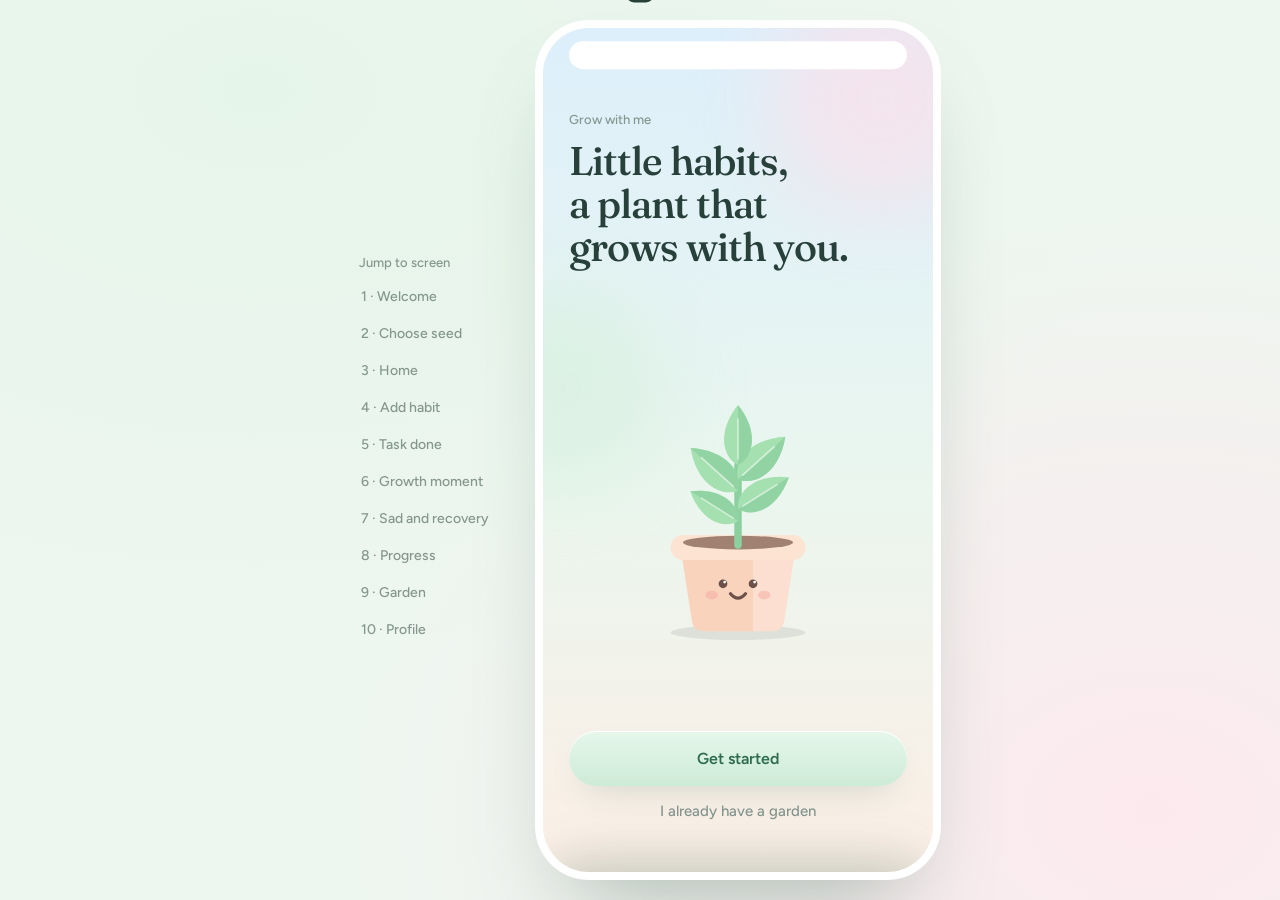
<file: index.html>
<!DOCTYPE html>
<html lang="en"><head><meta charset="utf-8">
<meta name="viewport" content="width=device-width, initial-scale=1, viewport-fit=cover">
<title>Grow with me</title>
<meta name="description" content="Grow with me: a virtual plant habit app prototype.">
<meta name="theme-color" content="#D8F0DF">
<meta name="apple-mobile-web-app-capable" content="yes">
<meta name="apple-mobile-web-app-status-bar-style" content="default">
<link rel="manifest" href="manifest.webmanifest">
<link rel="icon" href="assets/icons/icon.svg" type="image/svg+xml">
<link rel="apple-touch-icon" href="assets/icons/icon.svg">
<link href="https://fonts.googleapis.com/css2?family=Fraunces:opsz,wght@9..144,400;9..144,500;9..144,600&family=Figtree:wght@400;500;600&display=swap" rel="stylesheet">
<link rel="stylesheet" href="css/styles.css"></head><body>
<a class="skip" href="#home">Skip to app</a><div class="net" id="net" role="status" aria-live="polite"></div>
<div class="jump"><b>Jump to screen</b></div>
<div class="phone" id="ph">
 <section class="scr wash on" id="welcome"><i class="blob" style="width:220px;height:220px;background:#FCDFE8;top:-40px;right:-60px"></i><i class="blob" style="width:200px;height:200px;background:#D8F0DF;top:260px;left:-80px;animation-delay:-4s"></i>
  <div class="pad" style="margin-top:84px;position:relative"><div class="cap st" style="--i:0">Grow with me</div><h1 class="st" style="--i:1;margin-top:12px">Little habits,<br>a plant that<br>grows with you.</h1></div>
  <div style="flex:1;display:flex;align-items:center;position:relative" class="st" data-plant="welcome"></div>
  <div class="pad st" style="--i:4;padding-bottom:36px;position:relative"><button class="btn" data-go="pick">Get started</button><button class="ghost" data-go="home">I already have a garden</button></div></section>
 <section class="scr" id="pick"><div class="hd"><button class="back" data-go="welcome">←</button><span class="cap">1 of 2</span></div>
  <div class="pad" style="margin-top:10px"><h2 class="st" style="--i:0">Choose your seed</h2><p class="sub st" style="--i:1;margin:8px 0 26px">Each one grows at its own pace.</p>
  <div class="pick st" style="--i:2" id="picks"></div>
  <h3 class="st" style="--i:3;margin:30px 0 12px">Name your plant</h3><input class="in st" style="--i:3" id="nm" value="Sage" maxlength="12"></div>
  <div style="flex:1"></div><div class="pad st" style="--i:5;padding-bottom:36px"><button class="btn" id="plantit">Plant it</button></div></section>
 <section class="scr" id="home"><div class="body">
  <div class="hd"><div><div class="cap" id="date">Monday</div><h2 id="greet" style="margin-top:4px">Good morning</h2></div>
   <div style="display:flex;gap:8px"><span class="chip" id="streakc0"><svg viewBox="0 0 24 24"><path d="M12 3c1 4 5 6 5 11a5 5 0 0 1-10 0c0-2 1-3 2-4 0 2 1 3 2 3 0-4-1-6 1-10z"/></svg><span id="streak0">6</span></span><span class="chip" id="dropc0"><svg viewBox="0 0 24 24"><path d="M12 3s6 6.5 6 11a6 6 0 0 1-12 0c0-4.500 6-11 6-11z"/></svg><span id="drops0">42</span></span></div></div>
  <div class="hero wash st" id="hero" style="--i:1"><div class="hill"></div><div style="position:relative"><div class="bub" id="bub"></div><div id="homeplant"></div>
   <div class="row" style="margin:10px 0 12px"><div><h3 id="pname" style="font:500 24px var(--d)">Sage</h3><div class="cap" id="stagelbl"></div></div><span class="chip" id="mood">Happy</span></div>
   <div class="bar"><i id="pbar" style="width:0"></i></div><div class="cap" id="ptxt" style="margin-top:10px"></div></div></div>
  <div class="pad"><div class="tiles st" style="--i:2"><div class="tile s" id="streakc"><div class="ib"><svg viewBox="0 0 24 24"><path d="M12 3c1 4 5 6 5 11a5 5 0 0 1-10 0c0-2 1-3 2-4 0 2 1 3 2 3 0-4-1-6 1-10z"/></svg></div><b id="streak">6</b><span class="cap">day streak</span></div><div class="tile w" id="dropc"><div class="ib"><svg viewBox="0 0 24 24"><path d="M12 3s6 6.5 6 11a6 6 0 0 1-12 0c0-4.5 6-11 6-11z"/></svg></div><b id="drops">42</b><span class="cap">water drops</span></div></div><div class="card sk st" style="--i:3"><div class="row"><div><h3>Streak garden</h3><span class="cap" id="skc"></span></div><div class="seg mini" role="group" aria-label="Streak period"><button class="on" id="skw" aria-pressed="true">Week</button><button id="skm" aria-pressed="false">Month</button></div></div><div id="sk"></div><div class="cap" id="skt" style="margin-top:12px"></div></div><div class="row st" style="--i:2;margin:28px 0 14px"><h2 style="font-size:24px">Today</h2><span class="cap" id="done">0 of 4</span></div><div id="tasks" aria-label="Today's habits"></div></div></div></section>
 <section class="scr" id="progress"><div class="body"><div class="hd"><h2>Progress</h2></div><div class="pad">
  <div class="seg st" style="--i:0;margin:12px 0 20px"><button class="on">Month</button><button>Week</button></div>
  <div class="stat st" style="--i:1"><div class="card"><b>6</b><span class="cap">Day streak</span></div><div class="card"><b>87</b><span class="cap">Tasks done</span></div><div class="card"><b>3</b><span class="cap">Stages</span></div></div>
  <div class="card st" style="--i:2;margin-top:16px;padding:20px"><div class="row" style="margin-bottom:16px"><h3 id="caltitle">This month</h3><span class="cap">Mint grown · lilac missed</span></div><div class="cal" id="cal"></div></div>
  <div class="card st" style="--i:3;margin-top:16px;padding:20px"><h3 style="margin-bottom:16px">This week</h3><div class="bars" id="bars"></div></div></div></div></section>
 <section class="scr" id="garden"><div class="body"><div class="hd"><div><h2>My garden</h2><p class="cap" style="margin-top:6px">3 of 8 plants unlocked</p></div></div><div class="pad" style="margin-top:14px"><div class="gar" id="gar"></div></div></div></section>
 <section class="scr" id="profile"><div class="body"><div class="pad" style="margin-top:40px;text-align:center"><div class="avatar st" style="--i:0">A</div><h2 class="st" style="--i:1;margin-top:16px">Aanya</h2><p class="cap st" style="--i:1;margin-top:4px">Growing since 2 Nov</p></div>
  <div class="pad" style="margin-top:28px"><div class="card st" style="--i:2;padding:4px 22px" id="set"></div>
  <h3 class="st" style="--i:3;margin:30px 0 12px">This device</h3><button class="btn st" style="--i:3" id="installapp" hidden>Install app</button><button class="btn warm st" style="--i:3;margin-top:10px" id="miss">Simulate a missed day</button><button class="ghost st" style="--i:4" data-go="welcome">Replay onboarding</button><button class="ghost danger st" style="--i:4" id="resetapp">Reset local data</button></div></div></section>
 <section class="scr wash gray" id="sad"><i class="blob" style="width:240px;height:240px;background:#E4E1F2;top:-60px;left:-60px"></i>
  <div class="pad" style="margin-top:76px;position:relative"><div class="chip st" style="--i:0">Yesterday was missed</div><h1 class="st" style="--i:1;margin-top:18px;font-size:36px"><span id="sn">Sage</span> is feeling a little droopy.</h1><p class="sub st" style="--i:2;margin-top:14px">Growth dipped by 20%. One task brings the smile back.</p></div>
  <div style="flex:1;display:flex;align-items:center;position:relative" class="st" data-plant="sad"></div>
  <div class="pad st" style="--i:4;padding-bottom:36px;position:relative"><button class="btn" id="revive">Revive with a task</button><button class="ghost" data-go="home">Remind me later</button></div></section>
 <nav class="tabs" id="tabs"></nav><div class="scrim" id="scrim"></div>
 <div class="sheet" id="add" role="dialog" aria-modal="true" aria-labelledby="addtitle"><div class="grab"></div><h2 style="font-size:26px" id="addtitle">New habit</h2>
  <h3 style="margin:20px 0 10px">What will you do?</h3><input class="in" id="hn" placeholder="e.g. Walk 20 minutes">
  <h3 style="margin:20px 0 10px">Category</h3><div class="chips" id="cats"></div>
  <h3 style="margin:20px 0 10px">When</h3><div class="chips" id="whens"></div>
  <div class="row" style="margin:22px 0"><div><h3>Remind me</h3><span class="cap">A gentle nudge at that time</span></div><div class="tg on" id="rem"></div></div>
  <button class="btn" id="addbtn">Add habit</button><button class="ghost danger" id="deletebtn" hidden>Delete habit</button></div>
 <div class="sheet" id="okc" style="text-align:center;padding-bottom:42px"><div class="grab"></div><div class="ic" style="background:var(--sky);margin:0 auto 12px;width:64px;height:64px;border-radius:50%;animation:pop .7s"><svg viewBox="0 0 24 24" style="width:30px"><path d="M12 3s6 6.5 6 11a6 6 0 0 1-12 0c0-4.500 6-11 6-11z"/></svg></div><h2 style="font-size:26px">+25% growth</h2><p class="sub" style="margin:8px 0 22px" id="oktxt"></p><button class="btn" id="okb">Keep going</button></div>
 <div class="ov" id="grow"><i class="ring"></i><i class="ring" style="animation-delay:-1.2s"></i><i class="ring" style="animation-delay:-2.4s"></i><div style="position:relative"><div class="chip">Level up</div><h1 style="margin:16px 0 8px;font-size:38px" id="gt">Sprout</h1><p class="sub" id="gs"></p><div id="gplant" style="margin:10px 0 14px"></div><button class="btn" id="gb">Keep growing</button></div></div>
 <div class="toast" id="toast" role="status" aria-live="polite"></div>
</div>
<script src="assets/assets.js"></script>
<script src="js/storage.js"></script>
<script src="js/app.js"></script></body></html>
</file>
<file: css/styles.css>
:root{--ink:#27403A;--mute:#84968E;--bg:#F7FAF6;--card:#fff;--line:#E9F0EA;--mint:#D8F0DF;--mintd:#2E6B4F;--peach:#FFE4D5;--butter:#FFF2CC;--sky:#DDEFFB;--lilac:#E9E4FA;--rose:#FCDFE8;--sh:0 14px 34px -16px rgba(56,100,80,.28);--d:'Fraunces',Georgia,serif;--u:'Figtree',system-ui,sans-serif}
*{box-sizing:border-box;margin:0;-webkit-tap-highlight-color:transparent}
html,body{height:100%}
body{font-family:var(--u);color:var(--ink);background:radial-gradient(900px 600px at 20% 10%,#E6F5EA,transparent),radial-gradient(800px 600px at 90% 90%,#FCE9EE,transparent),#EEF6F0;display:flex;align-items:center;justify-content:center;gap:40px}
button{font:inherit;color:inherit;border:0;background:none;cursor:pointer}
.phone{position:relative;width:390px;height:844px;max-height:100dvh;background:var(--bg);border-radius:46px;overflow:hidden;box-shadow:0 0 0 8px #fff,0 50px 90px -30px rgba(56,100,80,.4)}
@media(max-width:480px){.phone{width:100vw;height:100dvh;border-radius:0;box-shadow:none}}
.jump{display:flex;flex-direction:column;gap:4px}
.jump b{font:500 13px var(--u);color:var(--mute);margin:0 0 6px 12px}
.jump button{font:500 14px var(--u);text-align:left;padding:8px 14px;border-radius:999px;color:var(--mute);transition:all .25s}
.jump button:hover{background:#fff;color:var(--ink);box-shadow:var(--sh)}
@media(max-width:900px){.jump{display:none}}
.scr{position:absolute;inset:0;padding-top:env(safe-area-inset-top,0);opacity:0;visibility:hidden;transform:translateY(16px);transition:opacity .5s,transform .7s cubic-bezier(.2,.8,.2,1),visibility 0s .5s;overflow:hidden;display:flex;flex-direction:column}
.scr.on{opacity:1;visibility:visible;transform:none;transition-delay:0s}
.scr.on .st{animation:up .8s cubic-bezier(.2,.8,.2,1) both;animation-delay:calc(var(--i,0)*80ms + 100ms)}
@keyframes up{from{opacity:0;transform:translateY(20px)}}
.pad{padding:0 26px}
.wash{background:linear-gradient(180deg,#DDEFFB 0%,#EAF6EE 55%,#FCEFE6 100%)}
.wash.gray{background:linear-gradient(180deg,#E3E8EE,#F1F3F4 60%,#F6F2F0)}
.blob{position:absolute;border-radius:50%;filter:blur(40px);opacity:.7;animation:fl 9s ease-in-out infinite}
@keyframes fl{50%{transform:translate(18px,-22px) scale(1.08)}}
h1{font:500 40px/1.08 var(--d);letter-spacing:-.025em}
h2{font:500 30px/1.1 var(--d);letter-spacing:-.02em}
h3{font:600 16px/1.25 var(--u)}
.sub{font:400 16px/1.55 var(--u);color:var(--mute)}
.cap{font:500 13px var(--u);color:var(--mute)}
.btn{display:block;width:100%;padding:18px;border-radius:999px;background:linear-gradient(180deg,#E6F7EA,#CDEBD7);color:var(--mintd);font:600 16px var(--u);box-shadow:var(--sh),inset 0 1px 0 #fff;transition:transform .25s cubic-bezier(.3,1.5,.5,1),box-shadow .25s}
.btn:hover{transform:translateY(-2px)}.btn:active{transform:scale(.97)}
.btn.warm{background:linear-gradient(180deg,#FFF6DC,#FFE8B5);color:#7A5A12}
.ghost{display:block;width:100%;padding:16px;font:500 15px var(--u);color:var(--mute)}
.card{background:var(--card);border-radius:26px;box-shadow:var(--sh)}
.chip{display:inline-flex;align-items:center;gap:6px;padding:8px 14px;border-radius:999px;background:#fff;font:500 14px var(--u);box-shadow:0 6px 16px -10px rgba(56,100,80,.35)}
.chip.pop{animation:pop .6s}.chip svg{width:16px;stroke:var(--mintd);fill:none;stroke-width:2;stroke-linecap:round;stroke-linejoin:round}
@keyframes pop{40%{transform:scale(1.18)}}
.plant{display:block;margin:0 auto;overflow:visible}
.plant .sw{transform-origin:100px 150px;animation:sway 6s ease-in-out infinite}
.plant.sad .sw{animation:sag 6s ease-in-out infinite}
@keyframes sway{50%{transform:rotate(2deg)}}
@keyframes sag{50%{transform:rotate(-1deg) translateY(2px)}}
.plant.bounce{animation:bnc .8s}
@keyframes bnc{35%{transform:scale(1.07,.94)}60%{transform:scale(.97,1.05) translateY(-8px)}}
.bar{height:10px;border-radius:9px;background:rgba(255,255,255,.7);overflow:hidden}
.bar i{display:block;height:100%;border-radius:9px;background:linear-gradient(90deg,#B9E6C4,#7CC995);transition:width 1s cubic-bezier(.2,.8,.2,1)}
.task{display:flex;align-items:center;gap:14px;padding:14px 16px 14px 14px;margin-bottom:12px;transition:transform .25s,opacity .3s}
.task:active{transform:scale(.98)}
.ic{width:46px;height:46px;border-radius:16px;display:grid;place-items:center;flex:none}
.ic svg,.tabs svg{stroke:currentColor;fill:none;stroke-width:1.8;stroke-linecap:round;stroke-linejoin:round}
.ic svg{width:22px;color:var(--mintd)}
.task .t{flex:1}.task h3{transition:color .3s}
.task.done h3{color:var(--mute);text-decoration:line-through;text-decoration-color:#B9CFC4}
.ck{width:30px;height:30px;border-radius:50%;border:2px solid #D5E3DA;display:grid;place-items:center;transition:all .35s cubic-bezier(.3,1.5,.5,1)}
.task.done .ck{background:#BFE8CB;border-color:#BFE8CB;transform:scale(1.05)}
.ck svg{width:14px;stroke:var(--mintd);fill:none;stroke-width:3;stroke-dasharray:22;stroke-dashoffset:22;transition:stroke-dashoffset .4s .1s}
.task.done .ck svg{stroke-dashoffset:0}
.tabs{position:absolute;left:22px;right:22px;bottom:calc(18px + env(safe-area-inset-bottom,0px));height:68px;background:rgba(255,255,255,.85);backdrop-filter:blur(14px);border-radius:999px;display:flex;align-items:center;justify-content:space-around;box-shadow:var(--sh);z-index:5;padding:0 8px}
.tabs button{display:flex;flex-direction:column;align-items:center;gap:3px;font:500 11px var(--u);color:#A5B5AD;width:56px;transition:color .25s}
.tabs button.on{color:var(--mintd)}.tabs button.on svg{transform:translateY(-1px) scale(1.08)}
.tabs svg{width:23px;height:23px;transition:transform .3s cubic-bezier(.3,1.5,.5,1)}
.tabs .fab{width:54px;height:54px;border-radius:50%;background:linear-gradient(180deg,#E6F7EA,#C6E8D2);color:var(--mintd);box-shadow:0 10px 22px -8px rgba(46,107,79,.5),inset 0 1px 0 #fff;justify-content:center}
.tabs .fab:active{transform:scale(.92)}
.body{flex:1;overflow-y:auto;padding-bottom:120px}.body::-webkit-scrollbar{display:none}
.hd{display:flex;align-items:center;justify-content:space-between;padding:22px 26px 6px}
.seg{display:flex;background:#fff;border-radius:999px;padding:4px;box-shadow:var(--sh)}
.seg button{flex:1;padding:10px;border-radius:999px;font:500 14px var(--u);color:var(--mute);transition:all .3s}
.seg button.on{background:var(--mint);color:var(--mintd)}
.pick{display:grid;grid-template-columns:repeat(3,1fr);gap:12px}
.pk{padding:12px 4px 16px;text-align:center;transition:all .4s cubic-bezier(.3,1.4,.5,1);background:#fff;border:2px solid transparent}
.pk.on{border-color:#BFE8CB;transform:translateY(-6px);background:linear-gradient(180deg,#fff,#EEF9F0)}
.pk h3{font-size:14px}
input.in{width:100%;padding:17px 20px;border-radius:999px;border:2px solid transparent;background:#fff;box-shadow:var(--sh);font:500 16px var(--u);color:var(--ink);outline:0;transition:border-color .25s}
input.in:focus{border-color:#BFE8CB}
.sheet{position:absolute;left:0;right:0;bottom:0;background:var(--bg);border-radius:36px 36px 0 0;padding:14px 26px 34px;transform:translateY(105%);transition:transform .65s cubic-bezier(.2,.8,.2,1);z-index:20;box-shadow:0 -20px 60px rgba(56,100,80,.2)}
.sheet.on{transform:none}
.scrim{position:absolute;inset:0;background:rgba(39,64,58,.28);backdrop-filter:blur(3px);opacity:0;pointer-events:none;transition:opacity .4s;z-index:15}.scrim.on{opacity:1;pointer-events:auto}
.grab{width:40px;height:4px;border-radius:3px;background:#D5E3DA;margin:0 auto 20px}
.chips{display:flex;flex-wrap:wrap;gap:8px}.chips .chip{cursor:pointer;transition:all .25s}.chips .chip.on{background:var(--mint);color:var(--mintd)}
.row{display:flex;align-items:center;justify-content:space-between;gap:12px}
.tg{width:50px;height:30px;border-radius:15px;background:#E2EBE5;position:relative;transition:background .3s;flex:none}
.tg:after{content:"";position:absolute;top:3px;left:3px;width:24px;height:24px;border-radius:50%;background:#fff;transition:transform .35s cubic-bezier(.3,1.5,.5,1);box-shadow:0 2px 6px rgba(0,0,0,.15)}
.tg.on{background:#9ED8AE}.tg.on:after{transform:translateX(20px)}
.cal{display:grid;grid-template-columns:repeat(7,1fr);gap:8px;text-align:center}.cal span{font:500 11px var(--u);color:var(--mute)}
.cal .d{aspect-ratio:1;border-radius:50%;display:grid;place-items:center;font:500 12px var(--u);color:#B3C2BA;animation:dpop .5s cubic-bezier(.3,1.5,.5,1) both;animation-delay:calc(var(--n)*16ms)}
@keyframes dpop{from{transform:scale(0)}}
.d.h{background:var(--mint)}.d.s{background:var(--lilac)}.d.e{background:#F1F6F2}.d.t{background:var(--butter);color:#7A5A12;font-weight:600}
.bars{display:flex;align-items:flex-end;gap:12px;height:110px}.bars div{flex:1;text-align:center;font:500 11px var(--u);color:var(--mute)}
.bars i{display:block;border-radius:12px;background:linear-gradient(180deg,#CBEBD5,#E6F5EA);margin-bottom:8px;transform-origin:bottom;animation:grow 1s cubic-bezier(.2,.8,.2,1) both}
@keyframes grow{from{transform:scaleY(0)}}
.gar{display:grid;grid-template-columns:1fr 1fr;gap:14px}.gc{padding:14px 12px 18px;text-align:center}.gc.lock{background:rgba(255,255,255,.6);box-shadow:none}
.stat{display:grid;grid-template-columns:repeat(3,1fr);gap:10px}.stat .card{padding:16px 8px;text-align:center}.stat b{display:block;font:500 28px var(--d);margin-bottom:2px}
.ov{position:absolute;inset:0;z-index:30;display:flex;flex-direction:column;align-items:center;justify-content:center;text-align:center;padding:32px;opacity:0;visibility:hidden;transition:opacity .5s,visibility 0s .5s;background:linear-gradient(180deg,#FFF3D2,#FFE4D8 60%,#FCDFE8)}
.ov.on{opacity:1;visibility:visible;transition-delay:0s}
.ring{position:absolute;left:50%;top:44%;border-radius:50%;border:1.5px solid rgba(255,255,255,.9);transform:translate(-50%,-50%);animation:rg 3.6s ease-out infinite}
@keyframes rg{from{width:120px;height:120px;opacity:1}to{width:640px;height:640px;opacity:0}}
.toast{position:absolute;left:26px;right:26px;top:58px;z-index:40;padding:14px 20px;border-radius:999px;background:#fff;box-shadow:var(--sh);font:500 15px var(--u);text-align:center;transform:translateY(-160%);transition:transform .6s cubic-bezier(.3,1.3,.5,1)}.toast.on{transform:none}
.fly{position:absolute;width:22px;height:30px;z-index:50;pointer-events:none;background:linear-gradient(#CFEBFF,#8CCBF2);border-radius:50% 50% 50% 50%/64% 64% 36% 36%;box-shadow:0 0 18px #BFE3FA}
.cf{position:absolute;width:8px;height:12px;border-radius:3px;z-index:31;top:42%;left:50%;animation:cf 1.9s cubic-bezier(.2,.7,.3,1) forwards}
@keyframes cf{to{transform:translate(var(--x),var(--y)) rotate(var(--r));opacity:0}}
.hero{margin:10px 20px 0;border-radius:34px;position:relative;overflow:hidden;padding:20px 20px 22px;box-shadow:var(--sh)}
.hill{position:absolute;left:-10%;right:-10%;bottom:-70px;height:150px;border-radius:50%;background:#DFF3E5}.gray .hill{background:#E6EAEA}
.back{width:42px;height:42px;border-radius:50%;background:#fff;box-shadow:var(--sh);display:grid;place-items:center;font-size:18px}
.avatar{width:92px;height:92px;border-radius:50%;background:linear-gradient(135deg,var(--rose),var(--peach));margin:0 auto;display:grid;place-items:center;font:500 38px var(--d);color:#8A5A52;box-shadow:0 0 0 6px #fff,var(--sh)}
#home .hd>div:last-child{display:none}#homeplant{margin-top:50px}
.tiles{display:grid;grid-template-columns:1fr 1fr;gap:12px;margin-top:22px}
.tile{border-radius:30px;padding:16px 18px 16px;box-shadow:var(--sh)}
.tile.s{background:linear-gradient(145deg,#FFEBDF,#FFD8C4)}.tile.w{background:linear-gradient(145deg,#E6F4FE,#C9E5F9)}
.tile .ib{width:40px;height:40px;border-radius:50%;background:rgba(255,255,255,.8);display:grid;place-items:center}
.tile svg{width:21px;stroke:currentColor;fill:none;stroke-width:1.9;stroke-linecap:round;stroke-linejoin:round}
.tile.s .ib{color:#C4623A}.tile.w .ib{color:#2F83BE}
.tile.s svg{transform-origin:50% 90%;animation:flk 1.9s ease-in-out infinite}.tile.w svg{animation:wob 2.6s ease-in-out infinite}
@keyframes flk{50%{transform:scale(1.14,.94) rotate(-5deg)}}@keyframes wob{50%{transform:translateY(-2.5px)}}
.tile b{display:block;font:500 42px/1 var(--d);margin:16px 0 4px;letter-spacing:-.02em}.tile .cap{color:rgba(39,64,58,.62)}
.sk{margin-top:14px;padding:18px 18px 20px}.seg.mini{width:150px;padding:3px;box-shadow:none;background:#F2F7F3}.seg.mini button{padding:7px}
.ft{position:relative;display:flex;justify-content:space-between;align-items:center;padding:9px 10px;border-radius:999px;background:#F2F7F3;margin-top:16px}
.ft .fill{position:absolute;left:0;top:0;bottom:0;border-radius:999px;background:linear-gradient(90deg,#DDF3E3,#BFE8CB);width:0;transition:width 1.3s cubic-bezier(.2,.8,.2,1)}
.fw{position:relative;width:34px;display:grid;place-items:center}.fw svg{overflow:visible}
.fl-l{display:flex;justify-content:space-between;padding:8px 10px 0}.fl-l span{width:34px;text-align:center;font:500 11px var(--u);color:var(--mute)}.fl-l .tdy{color:var(--mintd);font-weight:600}
.fm{display:grid;grid-template-columns:repeat(10,1fr);gap:8px 0;justify-items:center;margin-top:16px;padding:14px 6px;border-radius:26px;background:#F2F7F3}
.bl8{animation:bloom .8s cubic-bezier(.3,1.6,.5,1) both}@keyframes bloom{from{transform:scale(0) rotate(-120deg)}}
.tp{animation:tp 1.6s ease-in-out infinite;transform-origin:center;transform-box:fill-box}@keyframes tp{50%{transform:scale(1.35);opacity:.6}}
.bub{position:absolute;top:-6px;left:50%;transform:translateX(-50%) scale(.8);opacity:0;background:#fff;border-radius:20px;padding:10px 16px;font:500 14px/1.35 var(--u);box-shadow:var(--sh);width:max-content;max-width:250px;text-align:center;z-index:2;pointer-events:none}
.bub:after{content:"";position:absolute;bottom:-6px;left:50%;margin-left:-7px;width:14px;height:14px;background:#fff;transform:rotate(45deg);border-radius:3px}
.bub.on{animation:bp 6.6s both}@keyframes bp{0%{opacity:0;transform:translateX(-50%) scale(.8) translateY(10px)}7%,88%{opacity:1;transform:translateX(-50%) scale(1)}100%{opacity:0;transform:translateX(-50%) scale(.96)}}
.lf{transform-origin:0 0;animation:flut 4.4s ease-in-out infinite}.sw>g:nth-of-type(2n)>.lf{animation-delay:-1.7s}.sw>g:nth-of-type(3n)>.lf{animation-delay:-2.9s}@keyframes flut{50%{transform:rotate(4.5deg)}}
.plant.gust .sw{animation:gust 1.9s ease-in-out}.plant.gust .lf{animation-duration:.8s}@keyframes gust{25%{transform:rotate(5deg)}55%{transform:rotate(-3deg)}80%{transform:rotate(1.5deg)}}
.bl{transform-box:fill-box;transform-origin:center;animation:blink 4.8s infinite}@keyframes blink{0%,93%,100%{transform:scaleY(1)}96%{transform:scaleY(.08)}}
.eyes{transition:transform .5s cubic-bezier(.3,1.4,.5,1)}.look-l .eyes{transform:translateX(-3px)}.look-r .eyes{transform:translateX(3px)}
@media(prefers-reduced-motion:reduce){*{animation:none!important;transition-duration:.01ms!important}}

/* Production and accessibility refinements */
[hidden]{display:none!important}
.skip{position:fixed;top:10px;left:10px;z-index:100;background:#fff;color:var(--mintd);padding:10px 14px;border-radius:999px;transform:translateY(-150%);transition:transform .2s}
.skip:focus{transform:none}
button:focus-visible,a:focus-visible,input:focus-visible{outline:3px solid #2E6B4F;outline-offset:3px}
.danger{color:#A14955}
.net{position:fixed;top:12px;left:50%;z-index:90;transform:translate(-50%,-160%);padding:8px 14px;border-radius:999px;background:#27403A;color:#fff;font:500 12px var(--u);transition:transform .3s;white-space:nowrap}
.net.on{transform:translate(-50%,0)}
.task{position:relative;display:block;padding:0;overflow:hidden}
.task-hit{width:100%;display:flex;align-items:center;gap:14px;padding:14px 52px 14px 14px;text-align:left}
.task-hit:disabled{cursor:default}
.task-edit{position:absolute;right:8px;top:50%;width:40px;height:40px;border-radius:50%;transform:translateY(-50%);color:var(--mute);font-weight:700;letter-spacing:2px}
.task-edit:hover{background:#F1F6F2}
.sheet{max-height:min(88dvh,720px);overflow-y:auto;padding-bottom:calc(34px + env(safe-area-inset-bottom,0px))}
.tabs{bottom:calc(12px + env(safe-area-inset-bottom,0px))}
.body{padding-bottom:calc(112px + env(safe-area-inset-bottom,0px))}
@media(max-width:480px){body{background:var(--bg)}.net{top:calc(8px + env(safe-area-inset-top,0px))}}
@media(max-height:700px){.hero{padding-top:12px}.hero .plant{width:160px}.tabs{height:62px}.sheet{max-height:94dvh}}
@media(display-mode:standalone){.jump{display:none}.phone{width:100vw;height:100dvh;max-height:none;border-radius:0;box-shadow:none}}
</file>
